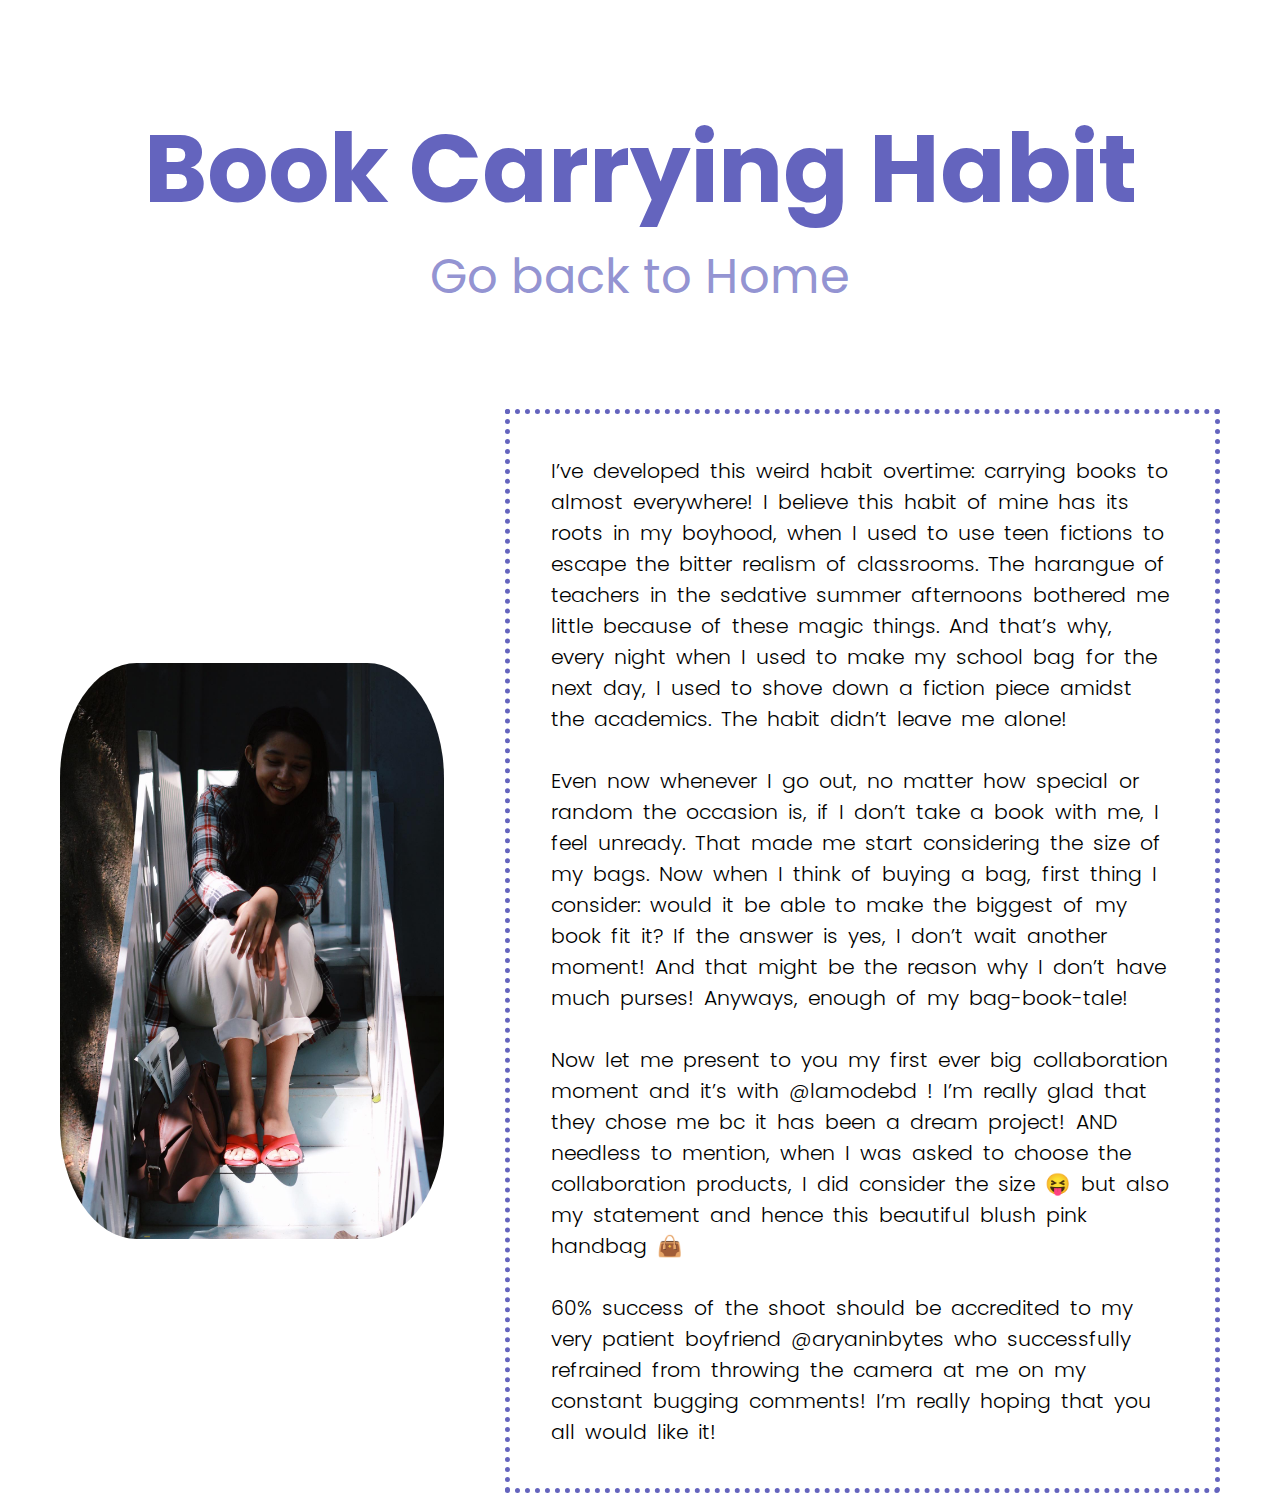
<file: blog1.html>
<!DOCTYPE html>
<html lang="en">
  <head>
    <meta charset="UTF-8" />
    <meta name="viewport" content="width=device-width, initial-scale=1.0" />
    <link rel="stylesheet" href="./styles/stylesheet.css" />
    <script src=""></script>

    <link rel="icon" href="./images/favicon.ico" type="image/x-icon" />
    <title>Rifah Nawar</title>
  </head>

  <body>
    <header class="banner">
      <h1>Book Carrying Habit</h1>
      <nav>
        <ul>
          <li><a id="nav" href="./index.html">Go back to Home</a></li>
        </ul>
      </nav>
    </header>
    <main>
      <article id="article">
        <img src="./images/6.jpg" alt="" />
        <p>
          I’ve developed this weird habit overtime: carrying books to almost
          everywhere! I believe this habit of mine has its roots in my boyhood,
          when I used to use teen fictions to escape the bitter realism of
          classrooms. The harangue of teachers in the sedative summer afternoons
          bothered me little because of these magic things. And that’s why,
          every night when I used to make my school bag for the next day, I used
          to shove down a fiction piece amidst the academics. The habit didn’t
          leave me alone! <br /><br />
          Even now whenever I go out, no matter how special or random the
          occasion is, if I don’t take a book with me, I feel unready. That made
          me start considering the size of my bags. Now when I think of buying a
          bag, first thing I consider: would it be able to make the biggest of
          my book fit it? If the answer is yes, I don’t wait another moment! And
          that might be the reason why I don’t have much purses! Anyways, enough
          of my bag-book-tale! <br /><br />
          Now let me present to you my first ever big collaboration moment and
          it’s with @lamodebd ! I’m really glad that they chose me bc it has
          been a dream project! AND needless to mention, when I was asked to
          choose the collaboration products, I did consider the size 😝 but also
          my statement and hence this beautiful blush pink handbag 👜
          <br /><br />
          60% success of the shoot should be accredited to my very patient
          boyfriend @aryaninbytes who successfully refrained from throwing the
          camera at me on my constant bugging comments! I’m really hoping that
          you all would like it!
        </p>
      </article>
    </main>
    <br />
  </body>
</html>
</file>
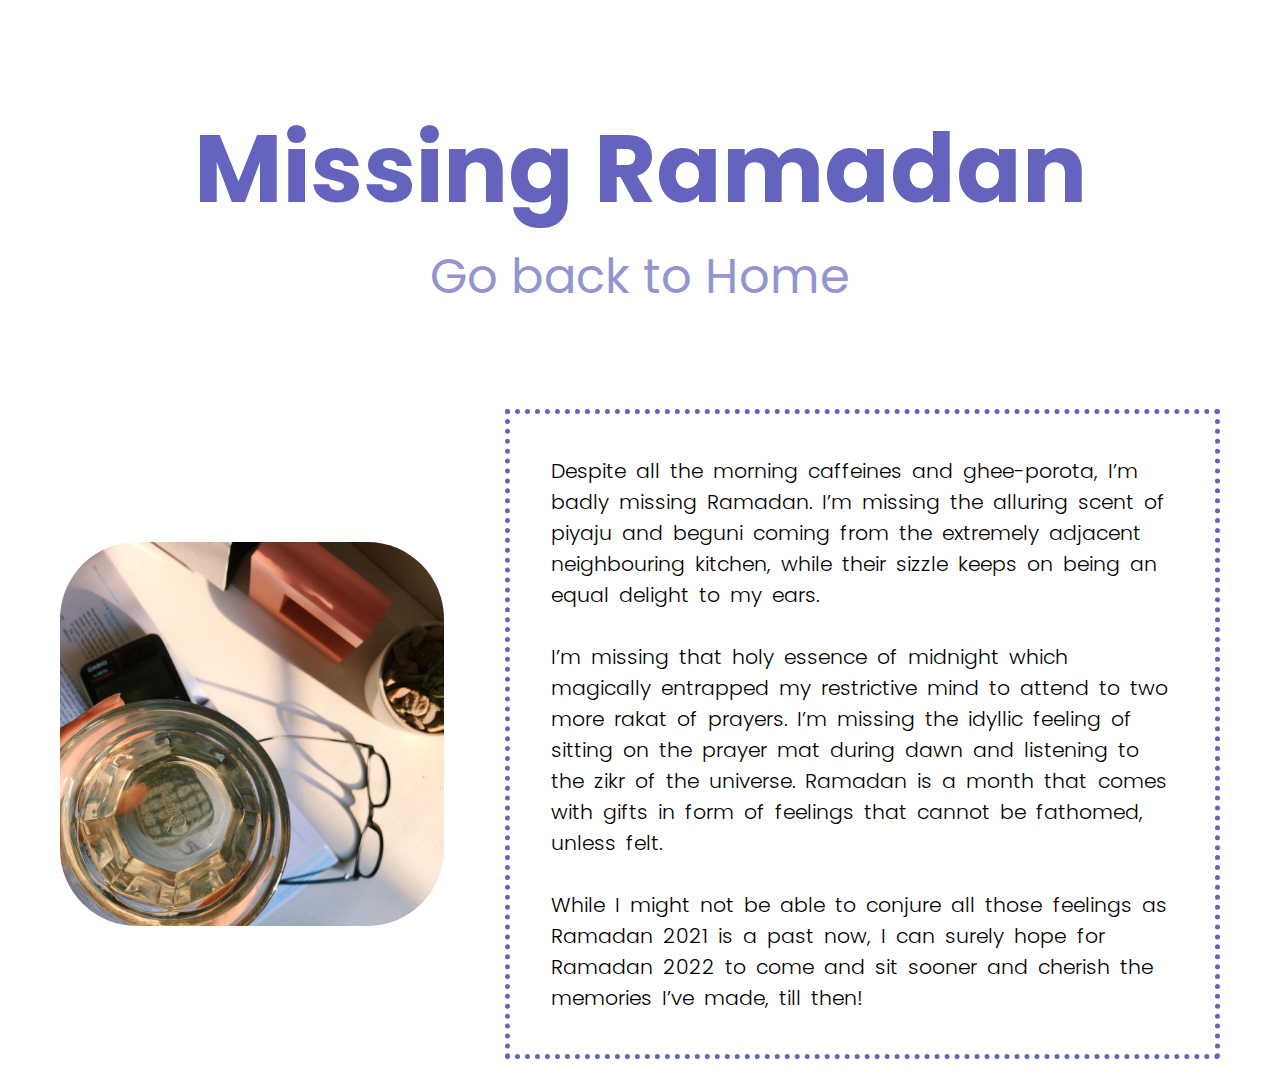
<file: blog2.html>
<!DOCTYPE html>
<html lang="en">
  <head>
    <meta charset="UTF-8" />
    <meta name="viewport" content="width=device-width, initial-scale=1.0" />
    <link rel="stylesheet" href="./styles/stylesheet.css" />
    <script src=""></script>

    <link rel="icon" href="./images/favicon.ico" type="image/x-icon" />
    <title>Rifah Nawar</title>
  </head>

  <body>
    <header class="banner">
      <h1>Missing Ramadan</h1>
      <nav>
        <ul>
          <li><a id="nav" href="./index.html">Go back to Home</a></li>
        </ul>
      </nav>
    </header>
    <main>
      <article id="article">
        <img src="./images/7.jpg" alt="" />
        <p>
          Despite all the morning caffeines and ghee-porota, I’m badly missing
          Ramadan. I’m missing the alluring scent of piyaju and beguni coming
          from the extremely adjacent neighbouring kitchen, while their sizzle
          keeps on being an equal delight to my ears. <br /><br />
          I’m missing that holy essence of midnight which magically entrapped my
          restrictive mind to attend to two more rakat of prayers. I’m missing
          the idyllic feeling of sitting on the prayer mat during dawn and
          listening to the zikr of the universe. Ramadan is a month that comes
          with gifts in form of feelings that cannot be fathomed, unless felt.
          <br /><br />
          While I might not be able to conjure all those feelings as Ramadan
          2021 is a past now, I can surely hope for Ramadan 2022 to come and sit
          sooner and cherish the memories I’ve made, till then!
        </p>
      </article>
    </main>
    <br />
  </body>
</html>
</file>
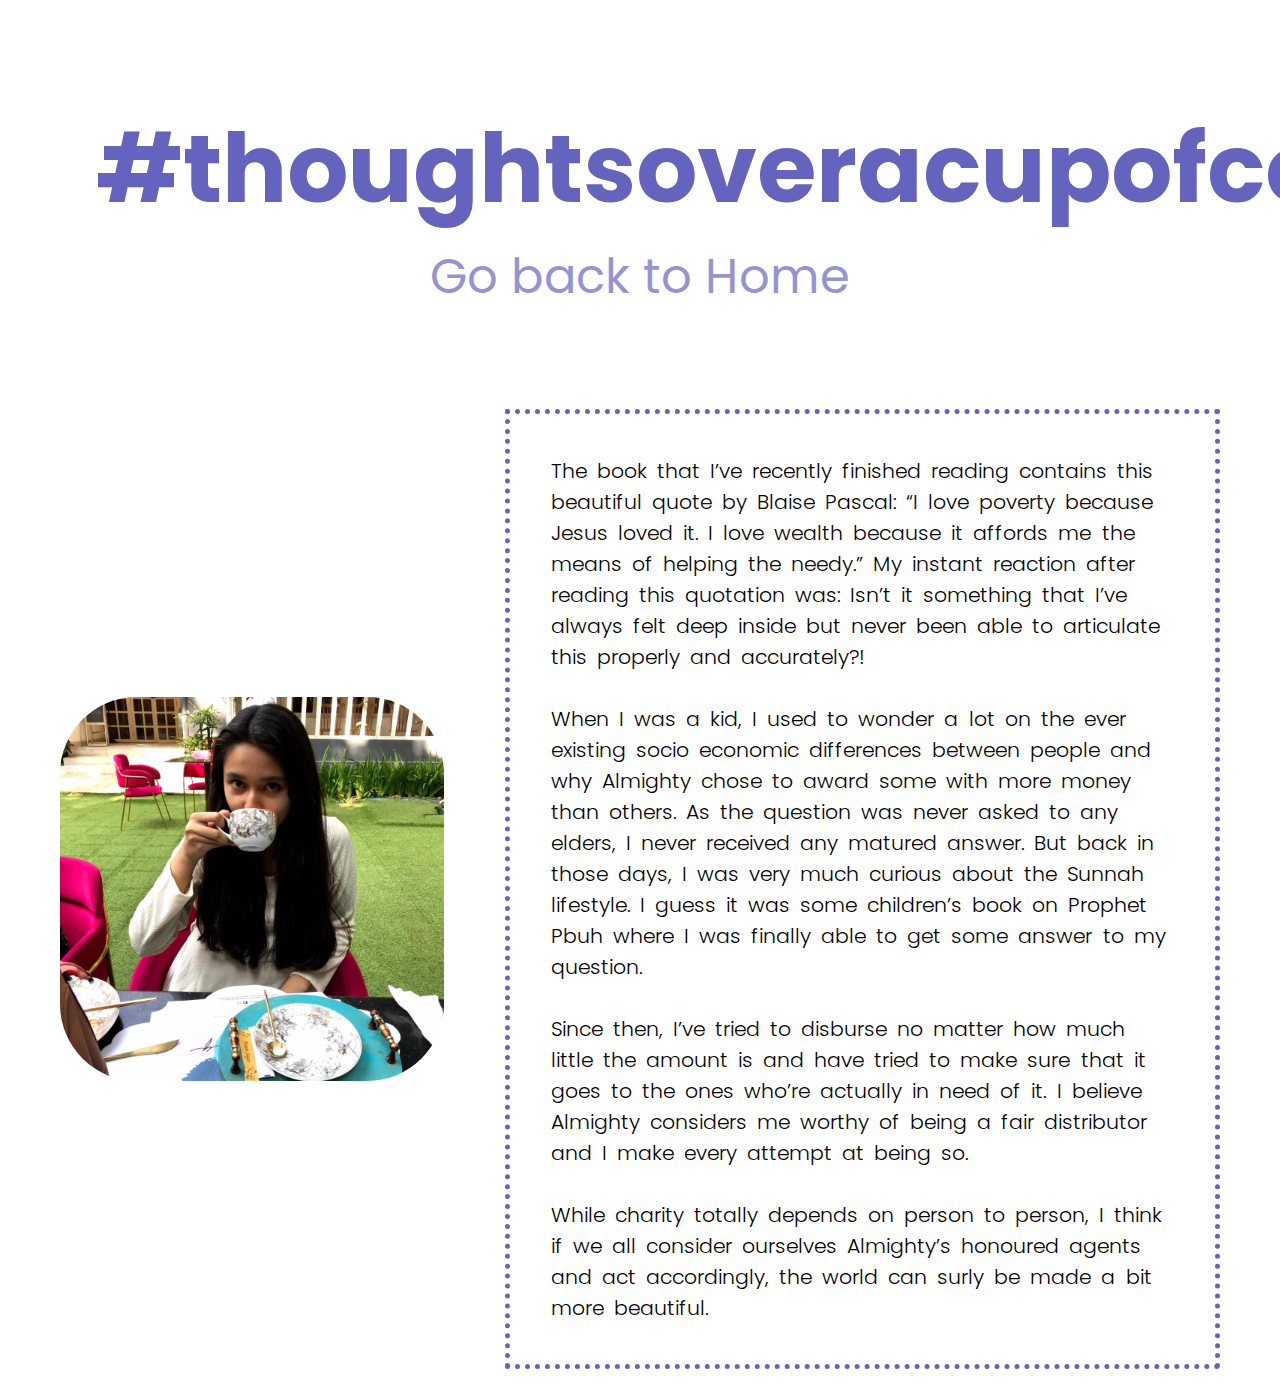
<file: blog3.html>
<!DOCTYPE html>
<html lang="en">
  <head>
    <meta charset="UTF-8" />
    <meta name="viewport" content="width=device-width, initial-scale=1.0" />
    <link rel="stylesheet" href="./styles/stylesheet.css" />
    <script src=""></script>

    <link rel="icon" href="./images/favicon.ico" type="image/x-icon" />
    <title>Rifah Nawar</title>
  </head>

  <body>
    <header class="banner">
      <h1>#thoughtsoveracupofcoffee</h1>
      <nav>
        <ul>
          <li><a id="nav" href="./index.html">Go back to Home</a></li>
        </ul>
      </nav>
    </header>
    <main>
      <article id="article">
        <img src="./images/8.jpg" alt="" />
        <p>
          The book that I’ve recently finished reading contains this beautiful
          quote by Blaise Pascal: “I love poverty because Jesus loved it. I love
          wealth because it affords me the means of helping the needy.” My
          instant reaction after reading this quotation was: Isn’t it something
          that I’ve always felt deep inside but never been able to articulate
          this properly and accurately?! <br /><br />
          When I was a kid, I used to wonder a lot on the ever existing socio
          economic differences between people and why Almighty chose to award
          some with more money than others. As the question was never asked to
          any elders, I never received any matured answer. But back in those
          days, I was very much curious about the Sunnah lifestyle. I guess it
          was some children’s book on Prophet Pbuh where I was finally able to
          get some answer to my question. <br /><br />
          Since then, I’ve tried to disburse no matter how much little the
          amount is and have tried to make sure that it goes to the ones who’re
          actually in need of it. I believe Almighty considers me worthy of
          being a fair distributor and I make every attempt at being so.
          <br /><br />
          While charity totally depends on person to person, I think if we all
          consider ourselves Almighty’s honoured agents and act accordingly, the
          world can surly be made a bit more beautiful.
        </p>
      </article>
    </main>
    <br />
  </body>
</html>
</file>
<file: styles/stylesheet.css>
@import url("https://fonts.googleapis.com/css2?family=Open+Sans&family=Poppins:wght@100;200;300;500&display=swap");

* {
  margin: 0;
  padding: 0;
  box-sizing: border-box;
}

a,
a:hover,
a:active,
a:visited {
  color: #000;
  text-decoration: none;
  display: inline-block;
}

:root {
  --purple: rgb(100, 100, 190);
}

img {
  width: 30%;
  height: 30%;
  border-radius: 50%;
  object-fit: cover;
}

.banner {
  font-family: "Poppins", sans-serif;
  color: var(--purple);
  margin: 0 auto;
  text-align: center;
  font-size: 3rem;
  padding: 2em;
}

nav ul li {
  list-style: none;
}

#nav {
  color: rgba(100, 100, 190, 0.7);
}

#nav:hover {
  text-decoration: 2px underline wavy;
}

#article {
  display: flex;
  justify-content: space-evenly;
  align-items: center;
}

#article p {
  font-family: "Poppins", sans-serif;
  font-size: 1.6vw;
  width: 55ch;
  word-spacing: 0.2em;
  font-weight: 300;
  padding: 2em;
  border: var(--purple) dotted 5px;
}

#article img {
  border-radius: 20%;
}

.page_top {
  display: flex;
  flex-direction: row;
  justify-content: space-evenly;
  align-content: center;
}

.page_top p {
  display: inline-block;
  font-family: "Poppins", sans-serif;
  font-size: 2.5rem;
  padding: 0em;
  align-self: center;
  width: 40%;
}

#typewriter {
  flex-shrink: 0;
  color: var(--purple);
}

.flashy_purple {
  color: var(--purple);
}

.mid_page {
  display: flex;
  flex-direction: row;
  justify-content: space-evenly;
  align-content: center;
  margin-top: 10rem;
  opacity: 1;
  position: relative;
  top: 0px;
  transition: opacity 0.5s, top 1s;
}

.transition {
  opacity: 1;
  top: 0px;
}

.mid_page img {
  display: inline-block;
  overflow: hidden;
}

.mid_page p {
  display: inline-block;
  font-family: "Poppins", sans-serif;
  font-size: 2.5rem;
  width: 35%;
  padding: 0em;
  align-self: center;
}

.blogs p {
  font-family: "Poppins", sans-serif;
  font-size: 3rem;
  margin: 0 auto;
  margin-top: 2em;
  padding: 0em;
  text-align: center;
}

.portfolio h2 {
  display: block;
  font-family: "Poppins", sans-serif;
  font-size: 3rem;
  margin: 2em auto 2em auto;
  text-align: center;
  /*text-decoration: underline wavy 2.5px;*/
  text-decoration-color: var(--purple);
}

.portfolio .portfolio_imgs {
  display: flex;
  flex-direction: row;
  justify-content: space-around;
}

.portfolio_imgs a {
  font-family: "Poppins", sans-serif;
}

#pf_a {
  display: inline-block;
  width: 25%;
  height: 25%;
  border-radius: 50%;
  object-fit: cover;
}

#pf_a img {
  width: 100%;
  height: 100%;
  border-radius: 50%;
  object-fit: cover;
  opacity: 1;
  transition: transform 1s ease-in, opacity 0.5s;
}
#pf_a img:hover {
  backdrop-filter: blur(5px);
  background-color: var(--purple);
  opacity: 0.3;
  transform: scale(1.1);
  z-index: 2;
}

.instagram_embed p {
  display: block;
  font-family: "Poppins", sans-serif;
  font-size: 3rem;
  margin: 2em auto 1em auto;
  text-align: center;
}
.instagram_embed a {
  position: relative;
  bottom: 0;
  color: #eabc8e;
  text-decoration: none;
  transition: bottom 0.5s;
}

.instagram_embed a:hover {
  position: relative;
  color: #cd8e4f;
  bottom: 5px;
  text-decoration: none;
}

#instagram_post {
  display: flex;
  margin: 0 auto;
  justify-content: center;
  align-items: center;
  align-content: space-between;
}

.splide__slide {
  display: flex;
  justify-content: center;
  align-items: center;
}
.splide__list a {
  display: flex;
  width: 100%;
  height: 100%;
  justify-content: center;
  align-items: center;
  flex-direction: column;
}
.splide__list img {
  display: block;
  object-fit: cover;
  object-position: 80%;
  border-radius: 20%;
  width: 70%;
  height: 80%;
}
.splide__list li {
  display: flex;
  font-family: "Poppins", sans-serif;
  flex-direction: column;
  font-size: 0.5rem;
  font-weight: 300;
}

@media screen and (max-width: 700px) {
  .banner {
    font-size: 1.5em;
    padding: 1.5em;
  }
  .instagram_embed p {
    display: block;
    font-family: "Poppins", sans-serif;
    font-size: 1.2rem;
    font-weight: 300;
    margin: 1em auto 0 auto;
    text-align: center;
  }
  .portfolio h2 {
    display: block;
    font-family: "Poppins", sans-serif;
    font-size: 1.2rem;
    font-weight: 300;
    margin: 2em auto 2em auto;
    text-align: center;
    /*text-decoration: underline wavy 2.5px;*/
    text-decoration-color: var(--purple);
  }

  .mid_page p {
    display: inline-block;
    font-family: "Poppins", sans-serif;
    font-size: 1.2rem;
    font-weight: 300;
    width: 35%;
    padding: 0em;
    align-self: center;
  }
  .mid_page {
    margin-top: 0.5em;
  }
  .blogs p {
    font-family: "Poppins", sans-serif;
    font-size: 1.2rem;
    margin: 0 auto;
    margin-top: 2em;
    padding: 0em;
    text-align: center;
    font-weight: 300;
  }

  .page_top p {
    display: inline-block;
    font-family: "Poppins", sans-serif;
    font-size: 1.2rem;
    font-weight: 300;
    padding: 0em;
    align-self: center;
    width: 35%;
  }
  #instagram_post {
    margin-top: 0.5em;
    width: 70%;
  }
}
</file>
